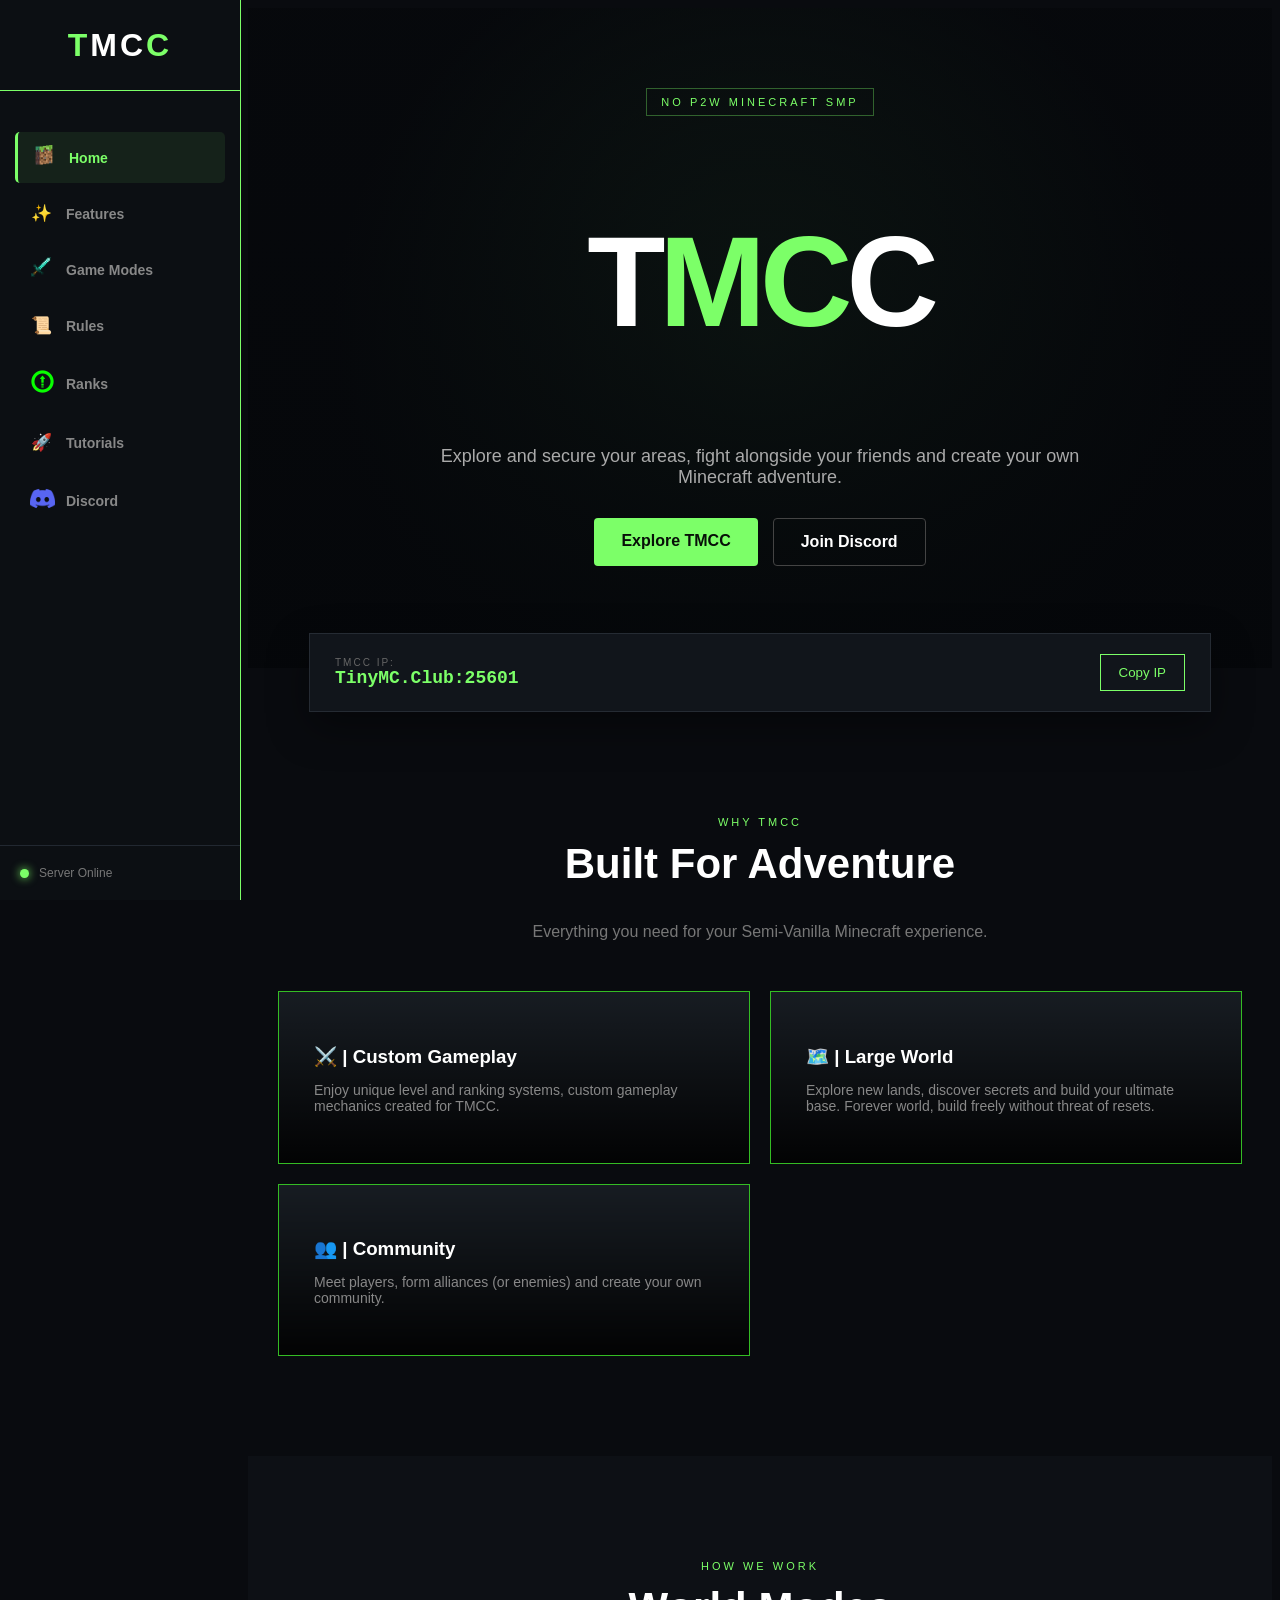
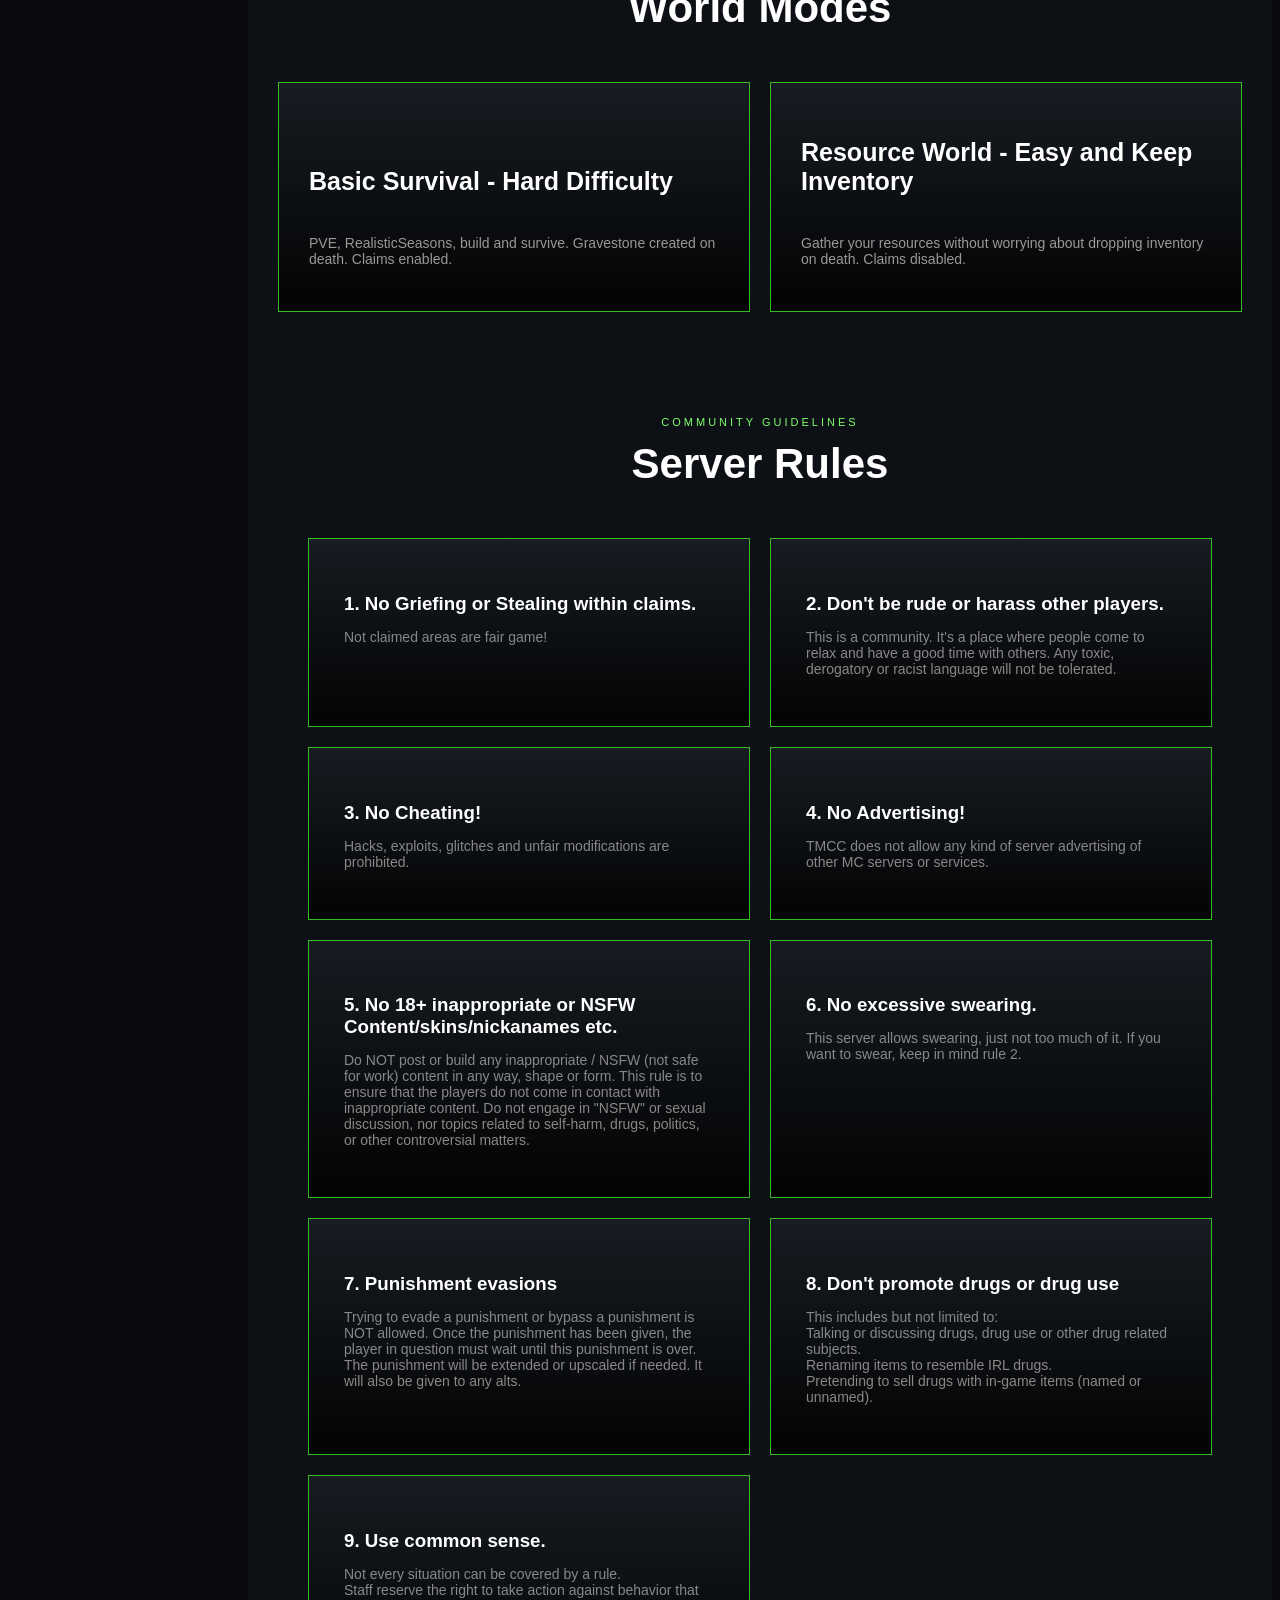
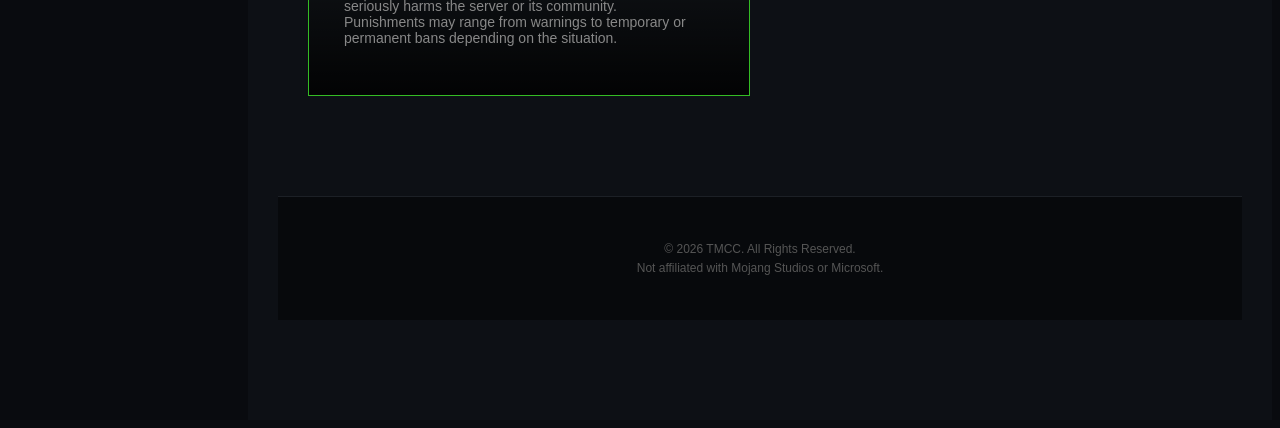
<file: index.html>
<!DOCTYPE html>
<html lang="en">
<head>
<meta charset="UTF-8">
<meta name="viewport" content="width=device-width, initial-scale=1.0">

<title>TMCC | Minecraft Server</title>
<!-- This line links your CSS file -->
<link rel="stylesheet" href="css/style.css">
</head>

<body>


<!-- =========================
     LEFT SIDEBAR
========================= -->

<aside class="sidebar">

    <div class="logo">
        T<span>MC</span>C
    </div>

    <ul class="sidebar-menu">

        <li>
            <a href="#home" class="active">
                <span class="nav-icon"><img src="gif/minecraft.gif" alt="GrassBlock" width="20" height="20"></span>
                <span>Home</span>
            </a>
        </li>

        <li>
            <a href="#features">
                <span class="nav-icon">✨</span>
                <span>Features</span>
            </a>
        </li>

        <li>
            <a href="#modes">
                <span class="nav-icon"><img src="images/sword.png" alt="sword" width="20" height="20"></span>
                <span>Game Modes</span>
            </a>
        </li>
		
		<li>
            <a href="#rules">
                <span class="nav-icon">📜</span>
                <span>Rules</span>
            </a>
        </li>

        <li>
            <a href="pages/ranks.html">
                <span class="nav-icon"><img src="images/level.png" alt="level" width="25" height="25"></span>
                <span>Ranks</span>
            </a>
        </li>

		<li>
            <a href="pages/tutorials.html">
                <span class="nav-icon">🚀</span>
                <span>Tutorials</span>
            </a>
        </li>


        <li>
            <a href="https://discord.gg/UbTmvkNe7e">
                <span class="nav-icon"><img src="images/discord.png" alt="discord" width="25" height="25"></span>
                <span>Discord</span>
            </a>
        </li>

    </ul>


    <div class="sidebar-bottom">

        <div class="server-status">

            <div class="status-dot"></div>

            <span>
                Server Online
            </span>

        </div>

    </div>

</aside>


<!-- =========================
     MAIN
========================= -->

<main class="main">


<!-- HERO -->

<section class="hero" id="home">

    <div class="hero-content">

        <div class="hero-tag">
            No P2W Minecraft SMP
        </div>

        <h1>
            T<span>MC</span>C
        </h1>

        <p>
            Explore and secure your areas,
            fight alongside your friends and create your
            own Minecraft adventure.
        </p>

        <div class="hero-buttons">

            <a href="#features"
               class="button button-primary">
                Explore TMCC
            </a>

            <a href="https://discord.gg/UbTmvkNe7e"
               class="button button-secondary">
                Join Discord
            </a>

        </div>

    </div>

</section>


<!-- SERVER IP -->

<div class="server-bar">

    <div class="server-info">

        <small>
            TMCC IP:
        </small>

        <div class="server-ip" id="serverIP">
            TinyMC.Club:25601
        </div>

    </div>

    <button class="copy-button"
            onclick="copyIP()">
        Copy IP
    </button>

</div>


<!-- FEATURES -->

<section id="features">

<div class="container">

    <div class="section-header">

        <small>
            Why TMCC
        </small>

        <h2>
            Built For Adventure
        </h2>

        <p>
            Everything you need for your
            Semi-Vanilla Minecraft experience.
        </p>

    </div>


    <div class="features">

        <div class="feature">

            <h3>
               ⚔️ | Custom Gameplay
            </h3>

            <p>
                Enjoy unique level and ranking systems, custom 
				gameplay mechanics created for TMCC.
            </p>

        </div>


        <div class="feature">

            <h3>
               🗺️ | Large World
            </h3>

            <p>
                Explore new lands, discover secrets
                and build your ultimate base. Forever
				world, build freely without threat of resets.
            </p>

        </div>


        <div class="feature">
			
            <h3>
              👥 | Community
            </h3>

            <p>
                Meet players, form alliances (or enemies) and
                create your own community.
            </p>

        </div>

    </div>

</div>

</section>


<!-- GAME MODES -->

<section class="dark-section"
         id="modes">

<div class="container">

    <div class="section-header">

        <small>
            How we work
        </small>

        <h2>
            World Modes
        </h2>

    </div>


    <div class="modes">

        <div class="mode">

            <h3>
                Basic Survival - Hard Difficulty
            </h3>

            <p>
                PVE, RealisticSeasons, build and survive. Gravestone
				created on death. Claims enabled.
            </p>

        </div>


        <div class="mode">

            <h3>
                Resource World - Easy and Keep Inventory
            </h3>

            <p>
                Gather your resources without worrying about 
				dropping inventory on death. Claims disabled.
            </p>

        </div>

    </div>

</div>


<!-- RULES -->

<section class="dark-section"
         id="rules">

<div class="container">

    <div class="section-header">

        <small>
            Community Guidelines
        </small>

        <h2>
            Server Rules
        </h2>

    </div>


    <div class="features">

        <div class="feature">

            <h3>
               1. No Griefing or Stealing within claims.
            </h3>

            <p>
                Not claimed areas are fair game!
            </p>

        </div>


        <div class="feature">

            <h3>
                2. Don't be rude or harass other players.
            </h3>

            <p>
                 This is a community. It's a place where people come to relax and have a good time with others.
				 Any toxic, derogatory or racist language will not be tolerated.

            </p>

        </div>


        <div class="feature">

            <h3>
                3. No Cheating!
            </h3>

            <p>
                Hacks, exploits, glitches and unfair modifications
                are prohibited.
            </p>

        </div>


		<div class="feature">

            <h3>
                4. No Advertising!
            </h3>

            <p>
                TMCC does not allow any kind of server 
				advertising of other MC servers or services.

            </p>

        </div>
		
		<div class="feature">

            <h3>
                5. No 18+ inappropriate or NSFW Content/skins/nickanames etc.
            </h3>

            <p>
                Do NOT post or build any inappropriate / NSFW (not safe for work) content in any way, shape or form. 
				This rule is to ensure that the players do not come in contact with inappropriate content. 
				Do not engage in "NSFW" or sexual discussion, nor topics related to self-harm, drugs, politics, or other controversial matters.

            </p>

        </div>
		
		<div class="feature">

            <h3>
                6. No excessive swearing.
            </h3>

            <p>
                This server allows swearing, just not too much of it. 
				If you want to swear, keep in mind rule 2.
            </p>

        </div>
		
		<div class="feature">

            <h3>
                7. Punishment evasions
            </h3>

            <p>
                Trying to evade a punishment or bypass a punishment is NOT allowed. 
				Once the punishment has been given, the player in question must wait until this punishment is over.  
				The punishment will be extended or upscaled if needed. It will also be given to any alts.
            </p>

        </div>
		
		<div class="feature">

            <h3>
                8. Don't promote drugs or drug use
            </h3>

            <p>
                This includes but not limited to:
				<br>Talking or discussing drugs, drug use or other drug related subjects.
				<br>Renaming items to resemble IRL drugs.
				<br>Pretending to sell drugs with in-game items (named or unnamed).

            </p>

        </div>
		
		<div class="feature">

            <h3>
                9. Use common sense.
            </h3>

            <p>
                Not every situation can be covered by a rule.
				<br> Staff reserve the right to take action against behavior that seriously harms the server or its community. 
				<br>Punishments may range from warnings to temporary or permanent bans depending on the situation.
            </p>

        </div>
		
    </div>

</div>

</section>


<!-- FOOTER -->

<footer>

    <p>
        © 2026 TMCC. All Rights Reserved.
    </p>

    <p>
        Not affiliated with Mojang Studios or Microsoft.
    </p>

</footer>

</main>


<script>

function copyIP() {

    const ip =
        document.getElementById("serverIP").innerText;

    navigator.clipboard.writeText(ip);

    const button =
        document.querySelector(".copy-button");

    button.innerText = "Copied!";

    setTimeout(function() {

        button.innerText = "Copy IP";

    }, 2000);

}


/* Highlight current navigation item */

const sections =
    document.querySelectorAll("section");

const navLinks =
    document.querySelectorAll(".sidebar-menu a");

window.addEventListener("scroll", () => {

    let current = "";

    sections.forEach(section => {

        const sectionTop =
            section.offsetTop;

        if (pageYOffset >= sectionTop - 200) {

            current =
                section.getAttribute("id");

        }

    });

    navLinks.forEach(link => {

        link.classList.remove("active");

        if (
            link.getAttribute("href") ===
            "#" + current
        ) {

            link.classList.add("active");

        }

    });

});

</script>

</body>
</html>
</file>
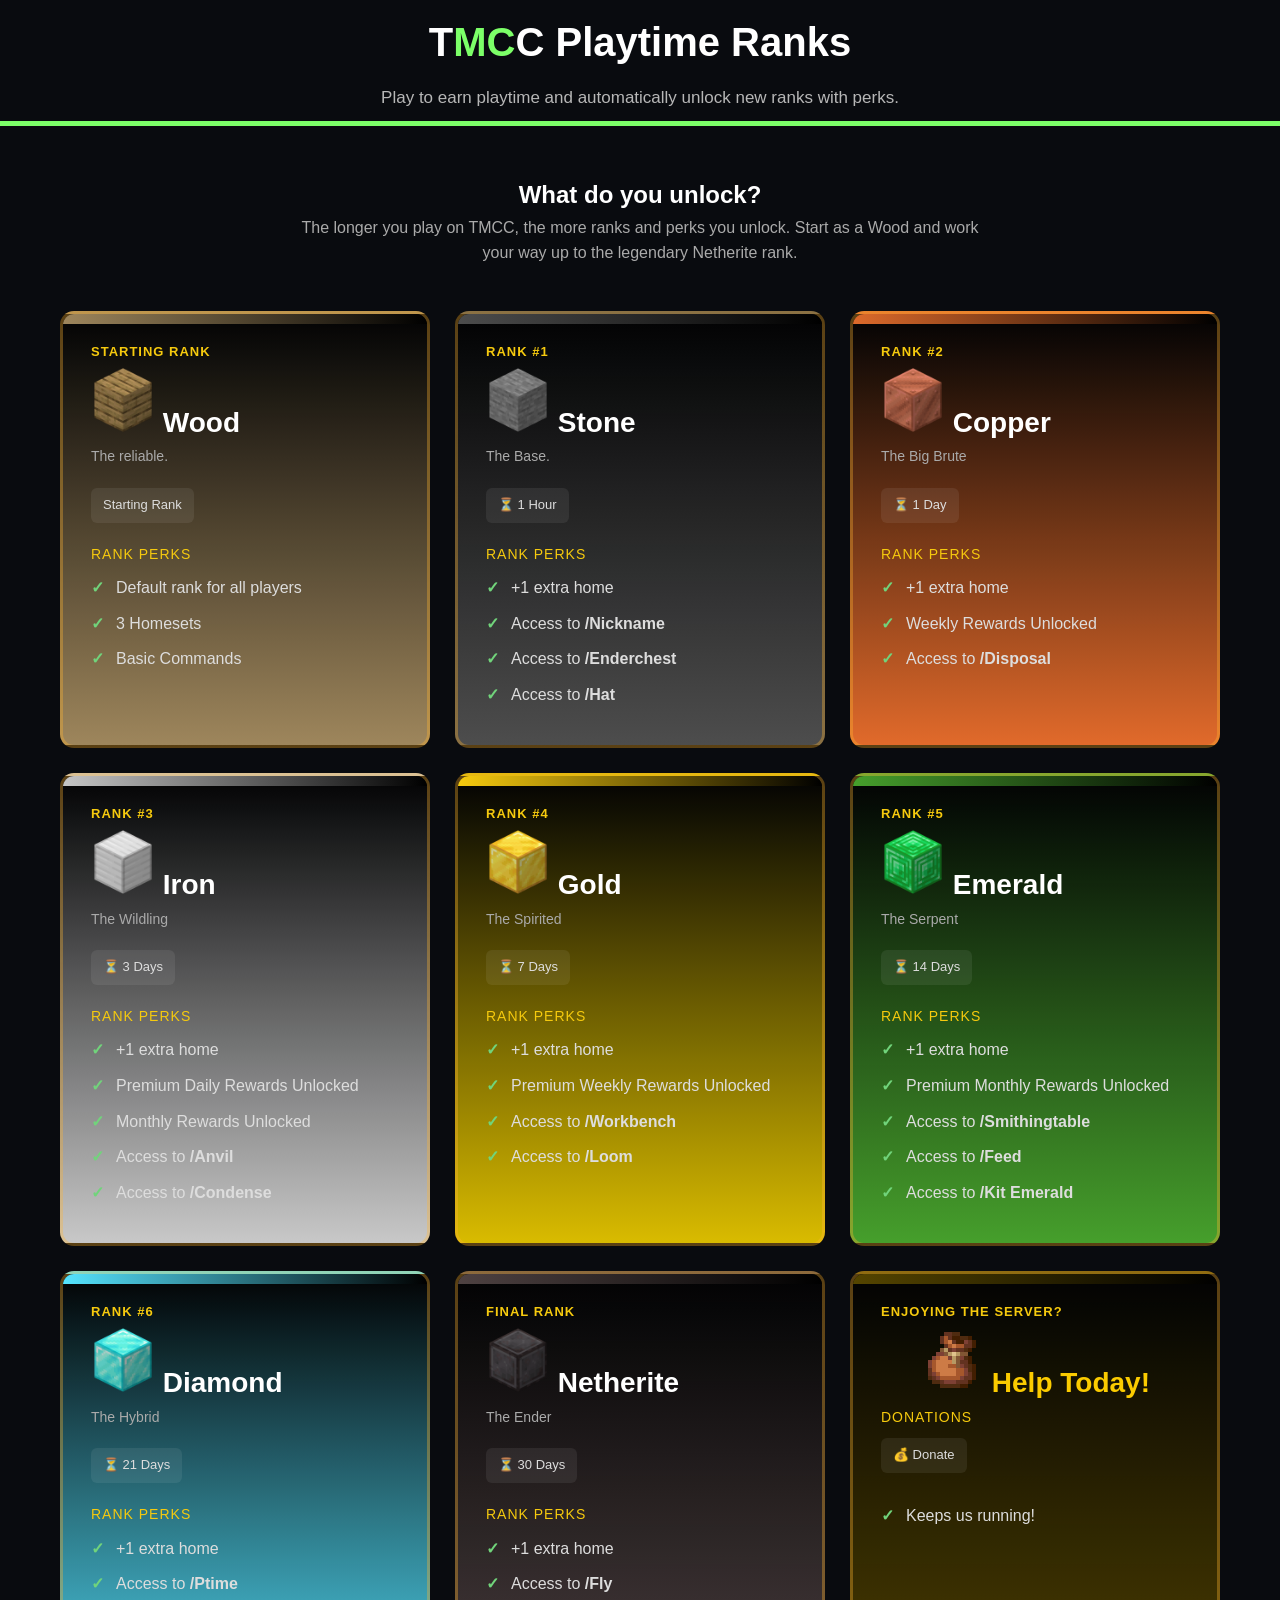
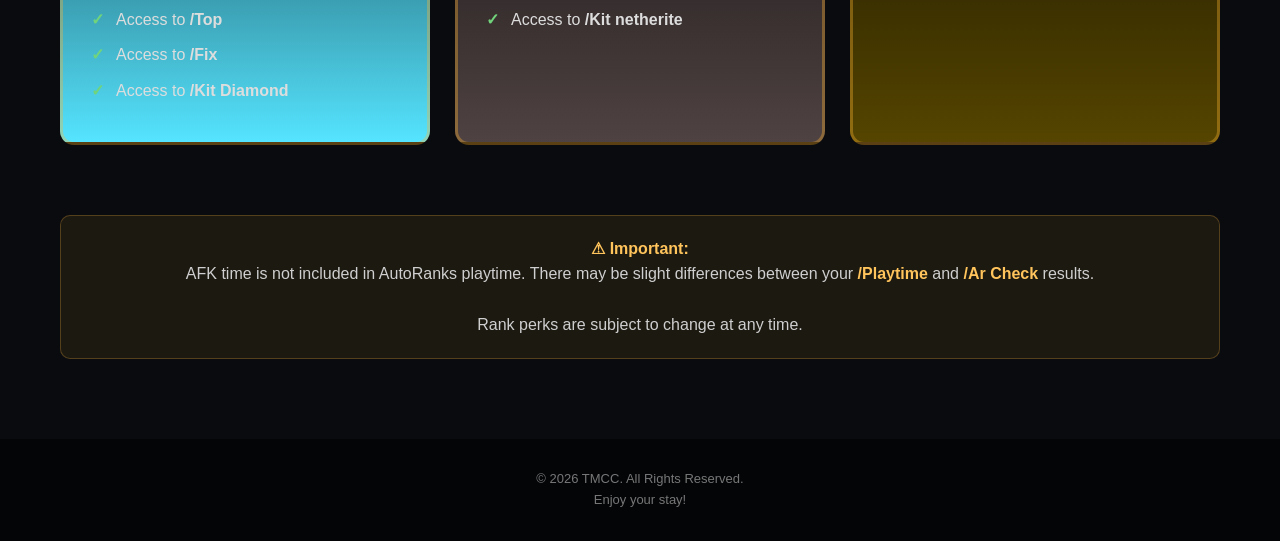
<file: pages/ranks.html>
<!DOCTYPE html>
<html lang="en">
<head>
    <meta charset="UTF-8">
    <meta name="viewport" content="width=device-width, initial-scale=1.0">

    <title>TMCC | Ranks</title>

    <style>
        * {
            box-sizing: border-box;
            margin: 0;
            padding: 0;
        }

        body {
            font-family: Arial, Helvetica, sans-serif;
            background: #090b0f;
            background-size: cover;
            background-attachment: fixed;
            color: #ffffff;
            line-height: 1.6;
        }
		

        /* HEADER */

        header {
            text-align: center;
			font-size: 20px; 
            padding: 10px 20px;
            background: #090b0f;
            border-bottom: 5px solid #7cff68;
        }

        .logo {
            font-size: 42px;
            font-weight: 900;
            letter-spacing: 2px;
            color: #ffffff;
        }

        .subtitle {
            margin-top: 10px;
            color: #b7b7b7;
            font-size: 17px;
        }

        .progress {
            margin-top: 15px;
            color: #9d9d9d;
            font-size: 14px;
        }
		
		img {
			height: 300px
			width: 100%;
			object-fit: cover;
		}
		
        /* MAIN */

        .container {
            max-width: 1200px;
            margin: auto;
            padding: 50px 20px 80px;
        }

        .intro {
            text-align: center;
            margin-bottom: 45px;
        }

        .intro h1 {
            font-size: 34px;
            margin-bottom: 10px;
        }

        .intro p {
            color: #aaa;
            max-width: 700px;
            margin: auto;
        }

        /* RANK GRID */

        .ranks {
            display: grid;
            grid-template-columns: repeat(auto-fit, minmax(300px, 1fr));
            gap: 25px;
        }

        .rank {
            position: relative;
            background: rgba(22, 22, 28, 0.94);
            border: 3px solid #F6CA0E;
            border-radius: 14px;
            padding: 28px;
            transition: 0.25s ease;
            overflow: hidden;
        }

        .rank:hover {
            transform: translateY(-6px);
            border-color: #F6CA0E;
            box-shadow: 0 5px 30px rgba(246,202,14,1.0);
        }

        .rank::before {
            content: "";
            position: absolute;
            top: 0;
            left: 0;
            width: 100%;
            height: 10px;
            background: #777;
        }

        .rank-number {
            color: #F6CA0E;
            font-size: 13px;
            font-weight: bold;
            text-transform: uppercase;
            letter-spacing: 1px;
        }

        .rank h2 {
            font-size: 28px;
            margin-top: 5px;
        }

        .rank-name {
            color: #aaa;
            font-size: 14px;
            margin-bottom: 20px;
        }

        .time {
            display: inline-block;
            padding: 7px 12px;
            background: rgba(255,255,255,0.07);
            border-radius: 6px;
            color: #ddd;
            font-size: 13px;
            margin-bottom: 20px;
        }

        .perks-title {
            font-size: 14px;
            text-transform: uppercase;
            letter-spacing: 1px;
            color: #F6CA0E;
            margin-bottom: 10px;
        }
		
		.nav-icon {
            width: 20px;
            text-align: center;
        }

        ul {
            list-style: none;
        }

        li {
            position: relative;
            padding-left: 25px;
            margin: 10px 0;
            color: #ddd;
        }

        li::before {
            content: "✓";
            position: absolute;
            left: 0;
            color: #71d47b;
            font-weight: bold;
        }
		
		.gradient-text {
        background: linear-gradient(90deg, #fff, #F6CA0E, #8b5cf6);
        -webkit-background-clip: text;
        background-clip: text;
        color: transparent;
		}
		
		/* Apply the custom cursor to the entire webpage */
        html, body {
            cursor: url('../images/hand.png'), auto;
        }
		
		/* Optional: Use a different custom cursor when hovering over links or buttons */
		a, button {
		    cursor: url('../images/arrow.png'), pointer;
        }

        /* SPECIAL RANKS */
		
		.wood {
		  border-color: rgba(255, 180, 50, 0.35);
            background: linear-gradient(
                rgba(0, 0, 0, 0.77),
                rgba(158, 134, 92, 1.00)
            );
		}
		
		.wood::before {
            background: linear-gradient(90deg, #9E865C, black);
        }
		
		.stone {
		  border-color: rgba(255, 180, 50, 0.35);
          background: linear-gradient(
                rgba(0, 0, 0, 0.77),
                rgba(77, 77, 77, 1.00)
            );
		}
		
		.stone::before {
            background: linear-gradient(90deg, #4D4D4D, black);
        }
		
		.copper {
		  border-color: rgba(255, 180, 50, 0.35);
          background: linear-gradient(
                rgba(0, 0, 0, 0.77),
                rgba(225, 106, 43, 1.00)
            );
		}
		
		.copper::before {
            background: linear-gradient(90deg, #dd6a2b, black);
        }
		
		.iron {
		  border-color: rgba(255, 180, 50, 0.35);
          background: linear-gradient(
                rgba(0, 0, 0, 0.77),
                rgba(200, 200, 200, 1.00)
            );
		}
		
		.iron::before {
            background: linear-gradient(90deg, #C5C5C5, black);
        }

		.gold {
		  border-color: rgba(255, 180, 50, 0.35);
          background: linear-gradient(
                rgba(0, 0, 0, 0.77),
                rgba(217, 187, 0, 1.00)
            );
		}
		
        .gold::before {
            background: linear-gradient(90deg, #F6CA0E, black);
        }

		.emerald {
		  border-color: rgba(255, 180, 50, 0.35);
          background: linear-gradient(
                rgba(0, 0, 0, 0.77),
                rgba(70, 159, 44, 1.00)
            );
		}
		
        .emerald::before {
            background: linear-gradient(90deg, #469F2C, black);
        }
		
        .diamond {
			border-color: rgba(255, 180, 50, 0.35);
            background: linear-gradient(
                rgba(0, 0, 0, 0.77),
                rgba(85, 228, 255, 1.00)
            );
		}
			
        .diamond::before {
			background: linear-gradient(90deg, #55E4FF, black);
            
        }

        .netherite {
            border-color: rgba(255, 180, 50, 0.35);
            background: linear-gradient(
                rgba(0, 0, 0, 0.77),
                rgba(79, 66, 66, 1.00)
            );
        }

        .netherite::before {
            background: linear-gradient(90deg, #4F4242, black);
        }
		
		.mimic {
            border-color: rgba(255, 180, 50, 0.35);
            background: linear-gradient(
                rgba(0, 0, 0, 0.77),
                rgba(85, 69, 0, 1.00)
            );
        }

        .mimic::before {
            background: linear-gradient(90deg, #554500, black);
        }


        /* IMPORTANT NOTICE */

        .notice {
            margin-top: 45px;
            padding: 20px 25px;
            background: rgba(255, 185, 60, 0.08);
            border: 1px solid rgba(255, 185, 60, 0.25);
            border-radius: 10px;
            color: #cfcfcf;
        }

        .notice strong {
            color: #ffc45b;
        }

        /* FOOTER */

        footer {
            text-align: center;
            padding: 30px 20px;
            background: rgba(0,0,0,0.5);
            color: #777;
            font-size: 13px;
        }

        /* MOBILE */

        @media (max-width: 600px) {

            header {
                padding: 50px 15px 40px;
            }

            .logo {
                font-size: 32px;
            }

            .intro h1 {
                font-size: 28px;
            }

            .rank {
                padding: 23px;
            }
        }
    </style>
</head>

<body>

<header>

    <h1>T<a href="../index.html" style="color: #7cff68; text-decoration: none;">MC</a>C Playtime Ranks</a></h1>

    <div class="subtitle">
        Play to earn playtime and automatically unlock new ranks with perks.
    </div>
</header>


<main class="container">

    <div class="intro">

        <h2>What do you unlock?</h2>

        <p>
            The longer you play on TMCC, the more ranks and perks you unlock.
            Start as a Wood and work your way up to the legendary Netherite rank.
        </p>

    </div>


    <section class="ranks">


        <!-- WOOD -->

        <div class="rank wood">

            <div class="rank-number">
                Starting Rank
            </div>

            <h2><span class="nav-icon"><img src="../images/wood.png" alt="wood" width="64" height="64">  Wood</h2>

            <div class="rank-name">
                The reliable.
            </div>

            <div class="time">
                Starting Rank
            </div>

            <div class="perks-title">
                Rank Perks
            </div>

            <ul>
                <li>Default rank for all players</li>
                <li>3 Homesets</li>
				<li>Basic Commands
            </ul>

        </div>


        <!-- STONE -->

        <div class="rank stone">

            <div class="rank-number">
                Rank #1
            </div>

            <h2><span class="nav-icon"><img src="../images/stone.png" alt="stone" width="64" height="64">  Stone</h2>

            <div class="rank-name">
                The Base.
            </div>

            <div class="time">
                ⏳ 1 Hour
            </div>

            <div class="perks-title">
                Rank Perks
            </div>

            <ul>
                <li>+1 extra home</li>
                <li>Access to <strong>/Nickname</strong></li>
				<li>Access to <strong>/Enderchest</strong></li>
				<li>Access to <strong>/Hat</strong></li>
            </ul>

        </div>


        <!-- COPPER -->

        <div class="rank copper">

            <div class="rank-number">
                Rank #2
            </div>

            <h2><span class="nav-icon"><img src="../images/copper.png" alt="copper" width="64" height="64"> Copper</h2>

            <div class="rank-name">
                The Big Brute
            </div>

            <div class="time">
                ⏳ 1 Day
            </div>

            <div class="perks-title">
                Rank Perks
            </div>

            <ul>
                <li>+1 extra home</li>
                <li>Weekly Rewards Unlocked</li>
                <li>Access to <strong>/Disposal</strong></li>
            </ul>

        </div>


        <!-- IRON -->

        <div class="rank iron">

            <div class="rank-number">
                Rank #3
            </div>

            <h2><span class="nav-icon"><img src="../images/iron.png" alt="iron" width="64" height="64"> Iron</h2>

            <div class="rank-name">
                The Wildling
            </div>

            <div class="time">
                ⏳ 3 Days
            </div>

            <div class="perks-title">
                Rank Perks
            </div>

            <ul>
                <li>+1 extra home</li>
                <li>Premium Daily Rewards Unlocked</li>
				<li>Monthly Rewards Unlocked</li>
                <li>Access to <strong>/Anvil</strong></li>
                <li>Access to <strong>/Condense</strong></li>
            </ul>

        </div>


        <!-- GOLD -->

        <div class="rank gold">

            <div class="rank-number">
                Rank #4
            </div>

            <h2><span class="nav-icon"><img src="../images/gold.png" alt="gold" width="64" height="64"> Gold</h2>

            <div class="rank-name">
                The Spirited
            </div>

            <div class="time">
                ⏳ 7 Days
            </div>

            <div class="perks-title">
                Rank Perks
            </div>

            <ul>
                <li>+1 extra home</li>
                <li>Premium Weekly Rewards Unlocked</strong></li>
				<li>Access to <strong>/Workbench</strong></li>
                <li>Access to <strong>/Loom</strong></li>
            </ul>

        </div>


        <!-- EMERALD -->

        <div class="rank emerald">

            <div class="rank-number">
                Rank #5
            </div>

            <h2><span class="nav-icon"><img src="../images/emerald.png" alt="emerald" width="64" height="64"> Emerald</h2>

            <div class="rank-name">
                The Serpent
            </div>

            <div class="time">
                ⏳ 14 Days
            </div>

            <div class="perks-title">
                Rank Perks
            </div>

            <ul>
                <li>+1 extra home</li>
                <li>Premium Monthly Rewards Unlocked</li>
                <li>Access to <strong>/Smithingtable</strong></li>
                <li>Access to <strong>/Feed</strong></li>
                <li>Access to <strong>/Kit Emerald</strong></li>
            </ul>

        </div>


        <!-- DIAMOND -->

        <div class="rank diamond">

            <div class="rank-number">
                Rank #6
            </div>

            <h2><span class="nav-icon"><img src="../images/diamond.png" alt="diamond" width="64" height="64"> Diamond</h2>

            <div class="rank-name">
                The Hybrid
            </div>

            <div class="time">
                ⏳ 21 Days
            </div>

            <div class="perks-title">
                Rank Perks
            </div>

            <ul>
                <li>+1 extra home</li>
                <li>Access to <strong>/Ptime</strong></li>
                <li>Access to <strong>/Top</strong></li>
                <li>Access to <strong>/Fix</strong></li>
                <li>Access to <strong>/Kit Diamond</strong></li>
            </ul>

        </div>


        <!-- NETHERITE-->

        <div class="rank netherite">

            <div class="rank-number">
                Final Rank
            </div>

            <h2><span class="nav-icon"><img src="../images/netherite.png" alt="netherite" width="64" height="64"> Netherite</h2>

            <div class="rank-name">
                The Ender
            </div>

            <div class="time">
                ⏳ 30 Days
            </div>

            <div class="perks-title">
                Rank Perks
            </div>

            <ul>
                <li>+1 extra home</li>
                <li>Access to <strong>/Fly</strong></li>
                <li>Access to <strong>/Kit netherite</strong></li>
            </ul>

        </div>
		
		<!-- DONATE -->
		
		<div class="rank mimic">
		
		    <div class="rank-number">
                Enjoying the server?
            </div>

            <h2 style="color: #FBCB00;"><center><span class="nav-icon"><img src="../images/bundle.png" alt="netherite" width="64" height="64"> Help Today!</h2>
            <a class="card" href="https://www.paypal.com/paypalme/mrswiccan" style="color: white; text-decoration: none;">
            <div class="perks-title">
                Donations
            </div>

            <div class="time">
                💰 Donate
            </div>

            <ul>
                <li>Keeps us running!</li>
              
            </ul>

        </div> 


    </section>


    <div class="notice">

        <strong><center>⚠ Important:</strong>

        <br>AFK time is not included in AutoRanks playtime.
        There may be slight differences between your
        <strong>/Playtime</strong> and <strong>/Ar Check</strong> results.

        <br><br>

        <center>Rank perks are subject to change at any time.

    </div>

</main>


<footer>

    © 2026 TMCC. All Rights Reserved.
    <br>
    Enjoy your stay!

</footer>

</body>
</html>
</file>
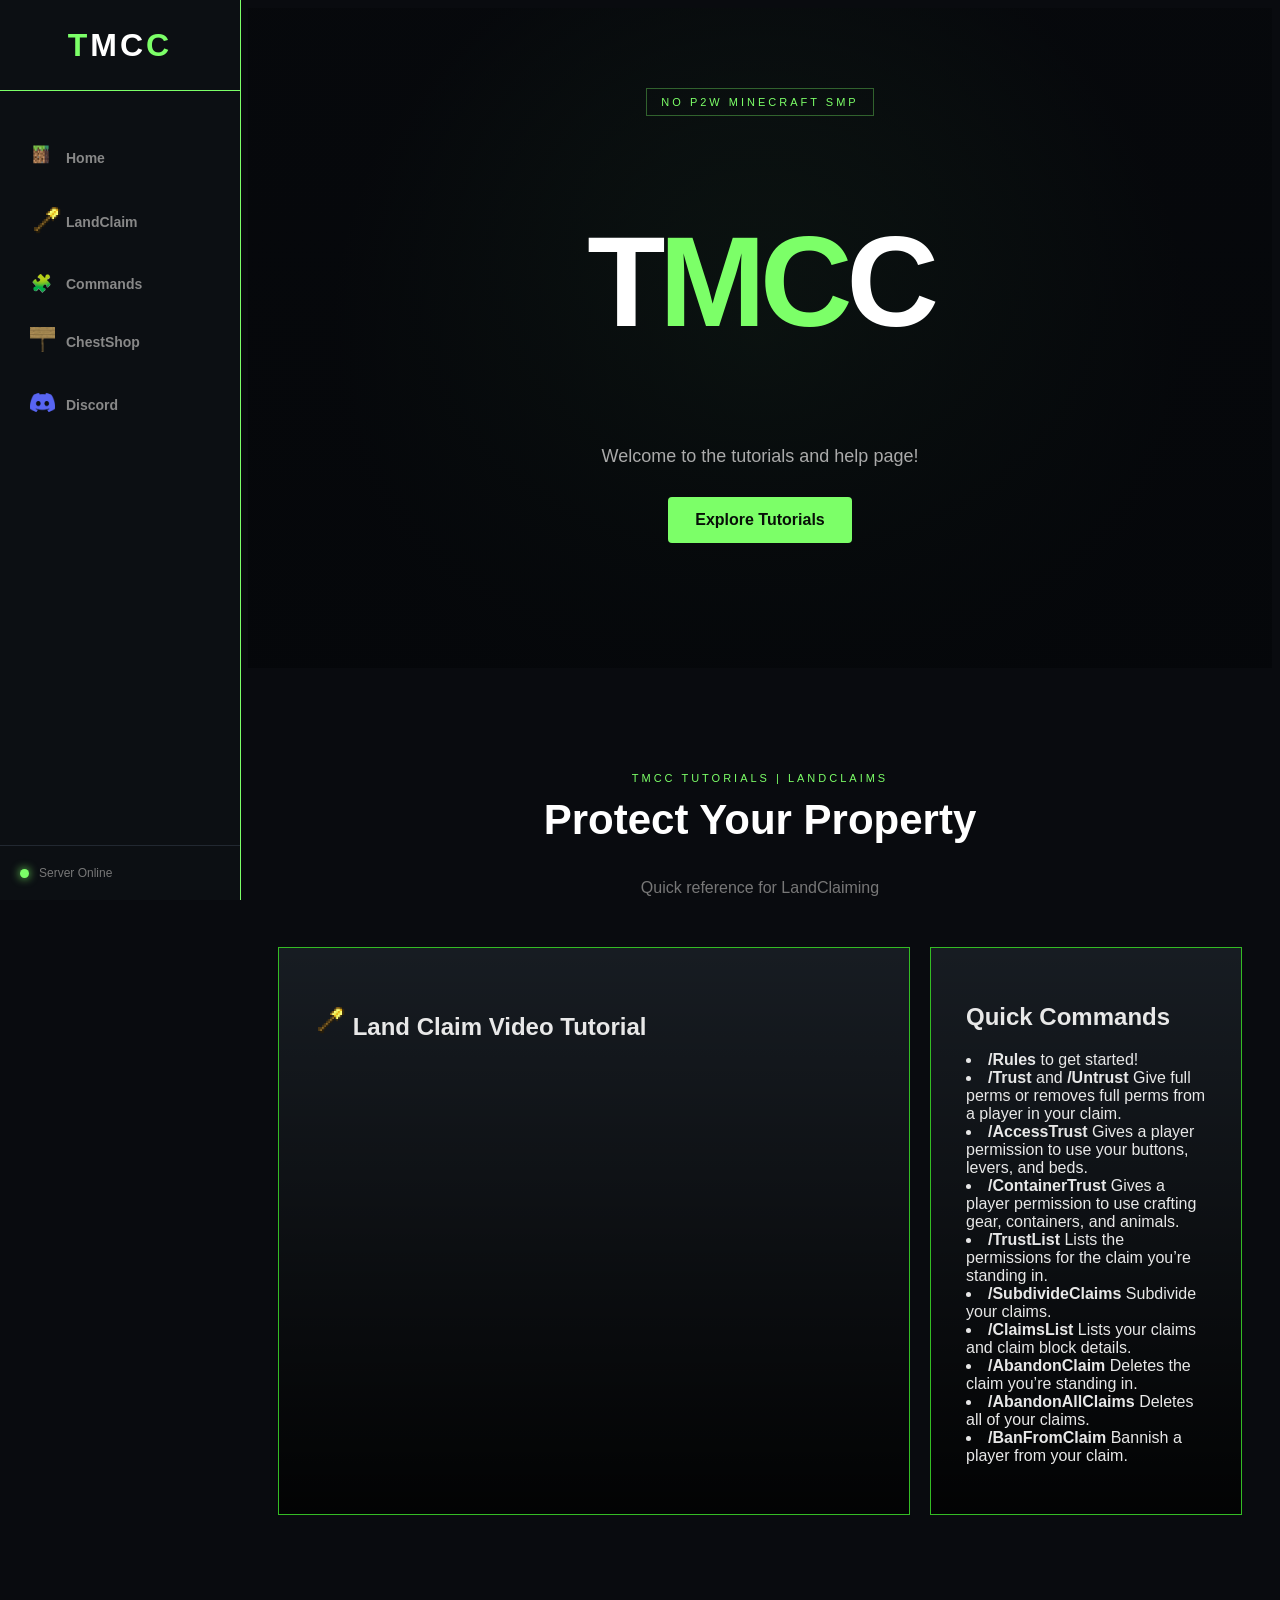
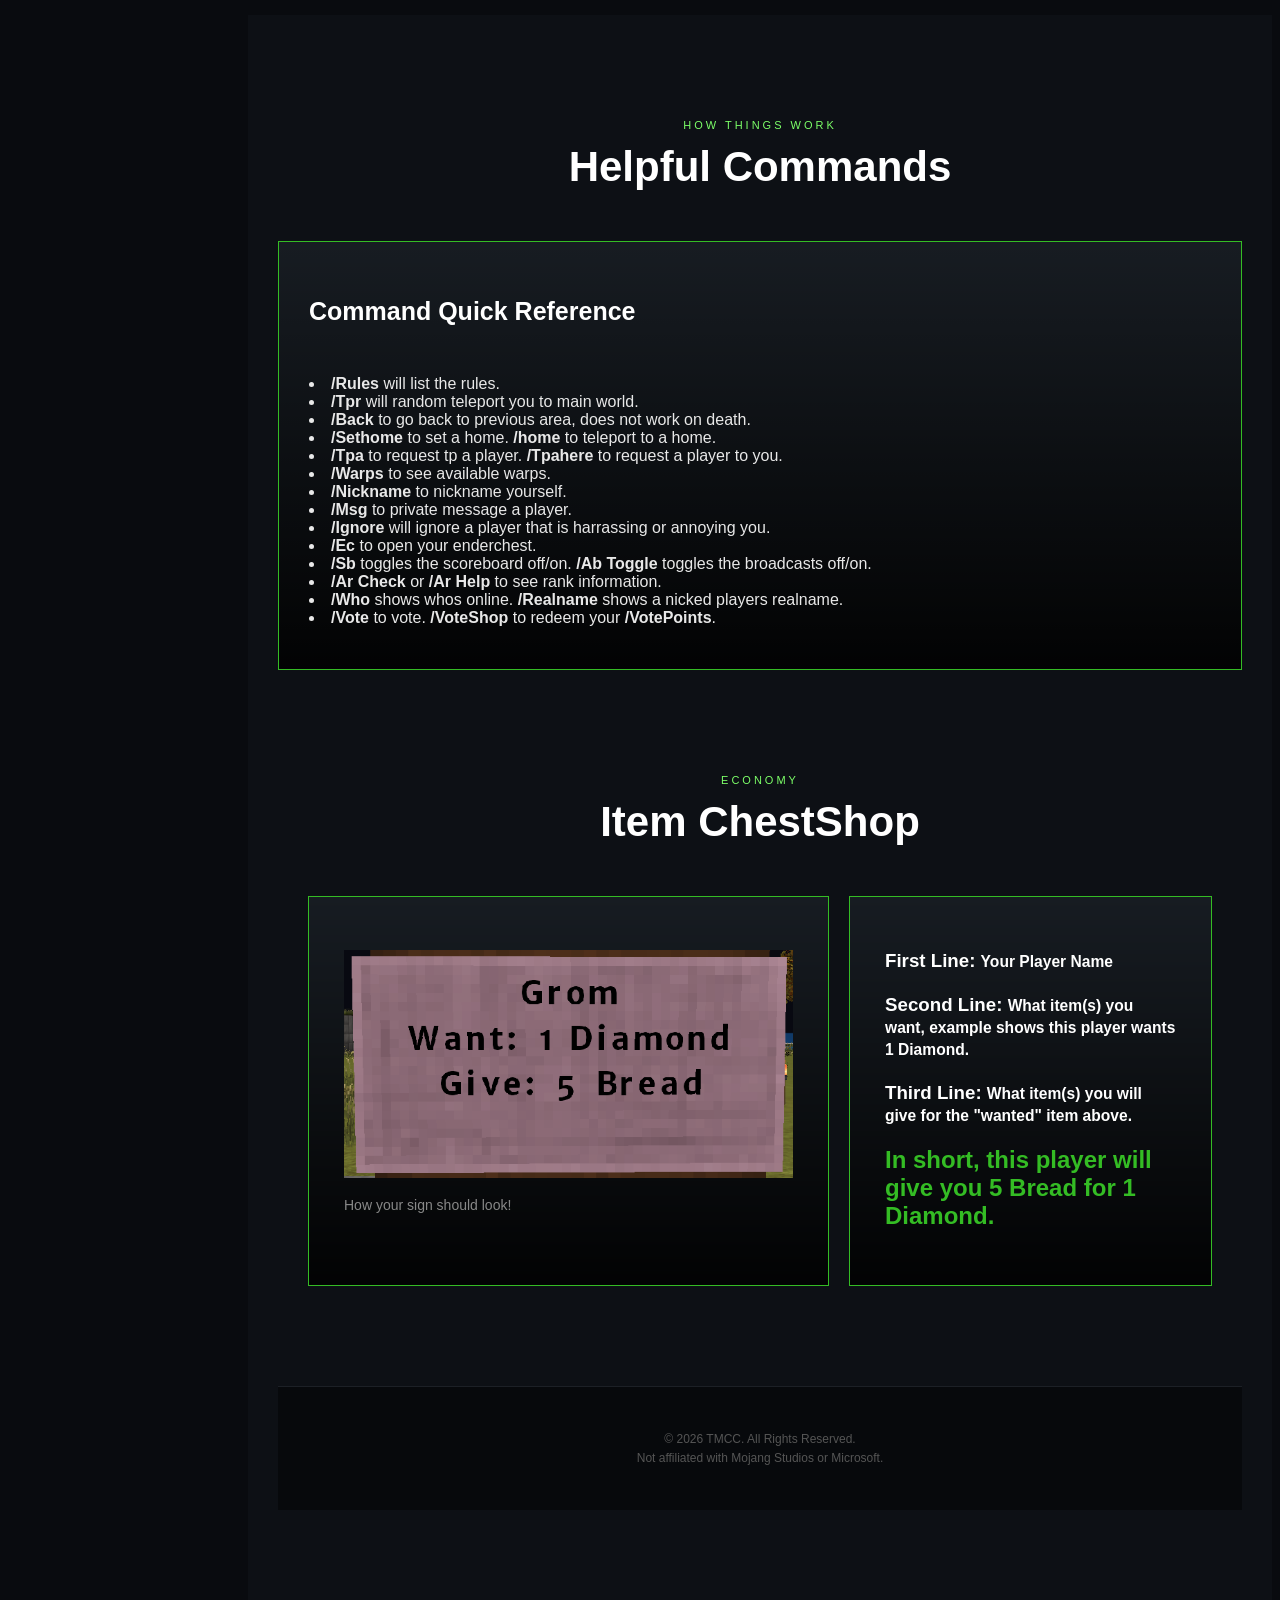
<file: pages/tutorials.html>
<!DOCTYPE html>
<html lang="en">
<head>
<meta charset="UTF-8">
<meta name="viewport" content="width=device-width, initial-scale=1.0">

<title>TMCC | Tutorials</title>
<!-- This line links your CSS file -->
<link rel="stylesheet" href="../css/style.css">
<style>
/* =========================
   GAME MODES
========================= */

.dark-section {
    background: #0d1015;
}

.modes {
		display: grid;

		grid-template-columns:
			repeat(1, 1fr);

			gap: 0px;
	}

.mode {
		min-height: 200px;

		padding: 30px;

		display: flex;

		flex-direction: column;

		justify-content: flex-start;

		background:
        linear-gradient(
            transparent,
            rgba(0,0,0,0.9)
        ),
        #171c22;

		border: 1px solid #34BC24;

	}

.mode h3 {
		color: white;

		font-size: 25px;
	}

.mode p {
		color: #999;
		font-weight: bold !important;
		font-size: 12px;
	}
	

</style>
</head>

<body>


<!-- =========================
     LEFT SIDEBAR
========================= -->

<aside class="sidebar">

    <div class="logo">
        T<span>MC</span>C
    </div>

    <ul class="sidebar-menu">

        <li>
            <a href="../index.html" class="active">
                <span class="nav-icon"><img src="../gif/minecraft.gif" alt="GrassBlock" width="20" height="20"></span>
                <span>Home</span>
            </a>
        </li>

        <li>
            <a href="#features">
                <span class="nav-icon"><img src="../images/shovel.png" alt="shovel" width="32" height="32"></span>
                <span>LandClaim</span>
            </a>
        </li>

        <li>
            <a href="#modes">
                <span class="nav-icon">🧩</span>
                <span>Commands</span>
            </a>
        </li>
		
		<li>
            <a href="#rules">
                <span class="nav-icon"><img src="../images/sign.png" alt="sign" width="25" height="25"></span>
                <span>ChestShop</span>
            </a>
        </li>

        <li>
            <a href="https://discord.gg/UbTmvkNe7e">
                <span class="nav-icon"><img src="../images/discord.png" alt="discord" width="25" height="25"></span>
                <span>Discord</span>
            </a>
        </li>

    </ul>


    <div class="sidebar-bottom">

        <div class="server-status">

            <div class="status-dot"></div>

            <span>
                Server Online
            </span>

        </div>

    </div>

</aside>


<!-- =========================
     MAIN
========================= -->

<main class="main">


<!-- HERO -->

<section class="hero" id="home">

    <div class="hero-content">

        <div class="hero-tag">
            No P2W Minecraft SMP
        </div>

        <h1>
            T<span>MC</span>C
        </h1>

        <p>
            Welcome to the tutorials and help page!
        </p>

        <div class="hero-buttons">

            <a href="#features"
               class="button button-primary">
                Explore Tutorials
            </a>

        </div>
		

    </div>

</section>


<!-- FEATURES -->

<section id="features">

<div class="container">

    <div class="section-header">

        <small>
            TMCC Tutorials | LandClaims
        </small>

        <h2>
            Protect Your Property
        </h2>

        <p>
            Quick reference for LandClaiming
        </p>

    </div>


    <div class="features">

        <div class="feature">

            <h2>
              <img src="../images/shovel.png" alt="shovel" width="32" height="32"> Land Claim Video Tutorial
            </h2>

            <p>
                <div class="video-container">
				<iframe width="560" height="315" src="https://www.youtube.com/embed/d6h0NL8ub_M?si=_u8K4HK_KITHqANT" title="YouTube video player" frameborder="0" allow="autoplay; encrypted-media;" referrerpolicy="strict-origin-when-cross-origin" allowfullscreen></iframe> 
				</div>
            </p>

        </div>


        <div class="feature">

            <h2>
               Quick Commands
            </h2>

            <p>
                <li><b>/Rules</b> to get started!
				<li><b>/Trust</b> and <b>/Untrust</b> Give full perms or removes full perms from a player in your claim.
				<li><b>/AccessTrust</b> Gives a player permission to use your buttons, levers, and beds.
				<li><b>/ContainerTrust</b> Gives a player permission to use crafting gear, containers, and animals.
				<li><b>/TrustList</b> Lists the permissions for the claim you’re standing in.
				<li><b>/SubdivideClaims</b> Subdivide your claims.
				<li><b>/ClaimsList</b> Lists your claims and claim block details.
				<li><b>/AbandonClaim</b> Deletes the claim you’re standing in.
				<li><b>/AbandonAllClaims</b> Deletes all of your claims.
				<li><b>/BanFromClaim</b> Bannish a player from your claim.
				
            </p>

        </div>



    </div>

</div>

</section>


<!-- GAME MODES -->

<section class="dark-section"
         id="modes">

<div class="container">

    <div class="section-header">

        <small>
            How things work
        </small>

        <h2>
            Helpful Commands
        </h2>

    </div>


    <div class="modes">

        <div class="mode">

            <h3>
                Command Quick Reference
            </h3>

            <p>
                <li><b>/Rules</b> will list the rules.
				<li><b>/Tpr</b> will random teleport you to main world.
				<li><b>/Back</b> to go back to previous area, does not work on death.
				<li><b>/Sethome</b> to set a home. <b>/home</b> to teleport to a home.
				<li><b>/Tpa</b> to request tp a player. <b>/Tpahere</b> to request a player to you.
				<li><b>/Warps</b> to see available warps.
				<li><b>/Nickname</b> to nickname yourself.
				<li><b>/Msg</b> to private message a player.
				<li><b>/Ignore</b> will ignore a player that is harrassing or annoying you.
				<li><b>/Ec</b> to open your enderchest.
				<li><b>/Sb</b> toggles the scoreboard off/on. <b>/Ab Toggle</b> toggles the broadcasts off/on.
				<li><b>/Ar Check</b> or <b>/Ar Help</b> to see rank information.
				<li><b>/Who</b> shows whos online. <b>/Realname</b> shows a nicked players realname.
				<li><b>/Vote</b> to vote. <b>/VoteShop</b> to redeem your <b>/VotePoints</b>.
				
            </p>

        </div>


    </div>

</div>


<!-- RULES -->

<section class="dark-section"
         id="rules">

<div class="container">

    <div class="section-header">

        <small>
            Economy
        </small>

        <h2>
            Item ChestShop
        </h2>

    </div>


    <div class="features">

        <div class="feature">

            <h3>
               <img src="../images/shop.png" alt="shop" width="449" height="228">
            </h3>

            <p>
                How your sign should look!
            </p>

        </div>


        <div class="feature">

            <h3>
					First Line: <small>Your Player Name</small>
					<div>
				<br>Second Line: <small>What item(s) you want, example shows this player wants 1 Diamond.</small>
					<div>
				<br>Third Line: <small>What item(s) you will give for the "wanted" item above.</small>
					<div>
            </h3>

            <p>
                 <h2 style="color: #34BC24;">In short, this player will give you 5 Bread for 1 Diamond.</h2>

            </p>

        </div>

		
    </div>

</div>

</section>


<!-- FOOTER -->

<footer>

    <p>
        © 2026 TMCC. All Rights Reserved.
    </p>

    <p>
        Not affiliated with Mojang Studios or Microsoft.
    </p>

</footer>

</main>


<script>

function copyIP() {

    const ip =
        document.getElementById("serverIP").innerText;

    navigator.clipboard.writeText(ip);

    const button =
        document.querySelector(".copy-button");

    button.innerText = "Copied!";

    setTimeout(function() {

        button.innerText = "Copy IP";

    }, 2000);

}


/* Highlight current navigation item */

const sections =
    document.querySelectorAll("section");

const navLinks =
    document.querySelectorAll(".sidebar-menu a");

window.addEventListener("scroll", () => {

    let current = "";

    sections.forEach(section => {

        const sectionTop =
            section.offsetTop;

        if (pageYOffset >= sectionTop - 200) {

            current =
                section.getAttribute("id");

        }

    });

    navLinks.forEach(link => {

        link.classList.remove("active");

        if (
            link.getAttribute("href") ===
            "#" + current
        ) {

            link.classList.add("active");

        }

    });

});

</script>

</body>
</html>
</file>
<file: css/style.css>
<style>

* {
    margin: 0;
    padding: 0;
    box-sizing: border-box;
}

html {
    scroll-behavior: smooth;
}

body {
    font-family: Arial, Helvetica, sans-serif;
    background: #090b0f;
    color: #e8e8e8;
}

/* =========================
   LEFT NAVIGATION
========================= */

.sidebar {
    position: fixed;
    left: 0;
    top: 0;

    width: 240px;
    height: 100vh;

    background: #0c0f13;

    border-right: 1px solid #7cff68;

    display: flex;
    flex-direction: column;

    z-index: 1000;
}

/* LOGO */

.logo {
    height: 90px;

    display: flex;
    align-items: center;
    justify-content: center;

    font-size: 32px;
    font-weight: 900;

    letter-spacing: 3px;

    color: #7cff68;

    border-bottom: 1px solid #7cff68;
}

.logo span {
    color: white;
}

/* NAVIGATION */

.sidebar-menu {
    list-style: none;

    padding: 25px 15px;
}

.sidebar-menu li {
    margin-bottom: 7px;
}

.sidebar-menu a {
    display: flex;

    align-items: center;

    gap: 14px;

    padding: 13px 15px;

    color: #888;

    text-decoration: none;

    font-size: 14px;

    font-weight: bold;

    border-radius: 5px;

    transition: 0.2s;
}

.sidebar-menu a:hover {
    color: white;

    background: #151a20;
}

.sidebar-menu a.active {
    color: #7cff68;

    background: rgba(124,255,104,0.08);

    border-left: 3px solid #7cff68;
}

/* ICON */

.nav-icon {
    width: 22px;

    text-align: center;

    font-size: 17px;
}

/* SIDEBAR BOTTOM */

.sidebar-bottom {
    margin-top: auto;

    padding: 20px;

    border-top: 1px solid #222831;
}

.server-status {
    display: flex;

    align-items: center;

    gap: 10px;

    font-size: 12px;

    color: #777;
}

.status-dot {
    width: 9px;
    height: 9px;

    border-radius: 50%;

    background: #7cff68;

    box-shadow: 0 0 10px #7cff68;
}

/* =========================
   MAIN CONTENT
========================= */

.main {
    margin-left: 240px;
}

/* =========================
   HERO
========================= */

.hero {
    min-height: 500px;

    display: flex;

    align-items: center;

    justify-content: center;

    text-align: center;

    padding: 80px 30px;

    background:
        linear-gradient(
            rgba(5,7,10,0.65),
            rgba(5,7,10,0.95)
        ),
        radial-gradient(
            circle at center,
            #203b28,
            #090b0f 70%
        );
}

.hero-content {
    max-width: 850px;
	min-height: 500px;
}

.hero-tag {
    display: inline-block;

    padding: 7px 14px;

    border: 1px solid rgba(124,255,104,0.35);

    color: #7cff68;

    font-size: 11px;

    letter-spacing: 3px;

    text-transform: uppercase;

    margin-bottom: 2px;
}

.hero h1 {
    font-size: clamp(65px, 10vw, 130px);

    line-height: 0.9;

    font-weight: 900;

    letter-spacing: -6px;

    color: white;
}

.hero h1 span {
    color: #7cff68;
}

.hero p {
    max-width: 650px;

    margin: 30px auto;

    color: #aaa;

    font-size: 18px;
}

.hero-buttons {
    display: flex;

    justify-content: center;

    gap: 15px;

    flex-wrap: wrap;
}

/* =========================
   BUTTONS
========================= */

.button {
    display: inline-block;

    padding: 14px 27px;

    text-decoration: none;

    font-weight: bold;

    border-radius: 4px;

    transition: 0.2s;
}

.button-primary {
    background: #7cff68;

    color: #081008;
}

.button-primary:hover {
    transform: translateY(-2px);

    box-shadow:
        0 10px 30px rgba(124,255,104,0.2);
}

.button-secondary {
    border: 1px solid #444;

    color: white;
}

.button-secondary:hover {
    border-color: #7cff68;

    color: #7cff68;
}

/* =========================
   SERVER BAR
========================= */

.server-bar {
    max-width: 850px;

    margin: -35px auto 0;

    position: relative;

    padding: 20px 25px;

    background: #11151b;

    border: 1px solid #252b33;

    display: flex;

    align-items: center;

    justify-content: space-between;

    gap: 20px;

    box-shadow: 0 15px 40px rgba(0,0,0,0.4);
}

.server-info small {
    display: block;

    color: #666;

    font-size: 10px;

    text-transform: uppercase;

    letter-spacing: 2px;
}

.server-ip {
    color: #7cff68;

    font-family: monospace;

    font-size: 18px;

    font-weight: bold;
}

.copy-button {
    padding: 10px 18px;

    border: 1px solid #7cff68;

    background: transparent;

    color: #7cff68;

    cursor: pointer;
}

.copy-button:hover {
    background: #7cff68;

    color: #080a0d;
}

/* =========================
   SECTIONS
========================= */

section {
    padding: 100px 30px;
}

.container {
    max-width: 1100px;

    margin: auto;
}

.section-header {
    text-align: center;

    margin-bottom: 50px;
}

.section-header small {
    color: #7cff68;

    font-size: 11px;

    letter-spacing: 3px;

    text-transform: uppercase;
}

.section-header h2 {
    font-size: 42px;

    margin-top: 10px;

    color: white;
}

.section-header p {
    max-width: 600px;

    margin: 15px auto;

    color: #777;
}

/* =========================
   FEATURES
========================= */

.features {
    display: grid;

    grid-template-columns:
        repeat(2, 1fr);

    gap: 20px;
}

.feature {
    padding: 35px;

    background:
        linear-gradient(
            transparent,
            rgba(0,0,0,0.9)
        ),
        #171c22;

    border: 1px solid #34BC24;

    transition: 0.25s;
}

.feature:hover {
    transform: translateY(-5px);

    border-color: #7cff68;
}

.feature-icon {
    font-size: 35px;

    margin-bottom: 20px;
}

.feature h3 {
    color: white;

    margin-bottom: 10px;
}

.feature p {
    color: #888;

    font-size: 14px;
}

/* =========================
   GAME MODES
========================= */

.dark-section {
    background: #0d1015;
}

.modes {
    display: grid;

    grid-template-columns:
        repeat(2, 1fr);

    gap: 20px;
}

.mode {
    min-height: 100px;

    padding: 30px;

    display: flex;

    flex-direction: column;

    justify-content: flex-end;

    background:
        linear-gradient(
            transparent,
            rgba(0,0,0,0.9)
        ),
        #171c22;

    border: 1px solid #34BC24;

}

.mode h3 {
    color: white;

    font-size: 25px;
}

.mode p {
    color: #999;

    font-size: 14px;
}

/* =========================
   STATS
========================= */

.stats {
    display: grid;

    grid-template-columns:
        repeat(4, 1fr);

    border-top: 1px solid #7cff68;

    border-bottom: 1px solid #7cff68;
}

.stat {
    text-align: center;

    padding: 40px 20px;

    border-right: 1px solid #252a31;
}

.stat:last-child {
    border-right: none;
}

.stat strong {
    display: block;

    color: #7cff68;

    font-size: 38px;
}

.stat span {
    color: #777;

    font-size: 11px;

    text-transform: uppercase;

    letter-spacing: 2px;
}

/* =========================
   RANKS
========================= */

.ranks {
    display: grid;

    grid-template-columns:
        repeat(3, 1fr);

    gap: 20px;
}

.rank {
    padding: 35px;

    text-align: center;

    background: #11151b;

    border: 1px solid #7cff68;
}

.rank h3 {
    color: #7cff68;

    font-size: 25px;

    margin-bottom: 10px;
}

.price {
    font-size: 32px;

    font-weight: bold;

    color: white;

    margin-bottom: 20px;
}

.rank ul {
    list-style: none;

    text-align: left;

    margin-bottom: 25px;
}

.rank li {
    color: #888;

    padding: 8px 0;

    border-bottom: 1px solid #7cff68;
}

/* =========================
   COMMUNITY
========================= */

.community {
    text-align: center;

    background:
        radial-gradient(
            circle,
            #1c3321,
            #090b0f 65%
        );
}

.community h2 {
    color: white;

    font-size: 45px;

    margin-bottom: 15px;
}

.community p {
    max-width: 600px;

    margin: auto;

    color: #888;

    margin-bottom: 30px;
}

/* =========================
   FOOTER
========================= */

footer {
    padding: 40px 30px;

    background: #07090c;

    border-top: 1px solid #1c2026;

    text-align: center;
}

footer p {
    color: #555;

    font-size: 12px;

    margin: 5px;
}

/* =========================
   MOBILE NAV
========================= */

.mobile-header {
    display: none;
}

/* =========================
   MOBILE
========================= */

@media(max-width: 850px) {

    .sidebar {
        width: 70px;
    }

    .logo {
        font-size: 18px;

        height: 70px;
    }

    .logo span {
        display: none;
    }

    .sidebar-menu a {
        justify-content: center;

        padding: 15px 5px;
    }

    .sidebar-menu a span:not(.nav-icon) {
        display: none;
    }

    .sidebar-bottom {
        padding: 15px 5px;
    }

    .server-status {
        justify-content: center;
    }

    .server-status span {
        display: none;
    }

    .main {
        margin-left: 70px;
    }

    .features,
    .modes,
    .ranks {
        grid-template-columns: 1fr;
    }

    .stats {
        grid-template-columns: repeat(2, 1fr);
    }

    .stat:nth-child(2) {
        border-right: none;
    }

    .stat:nth-child(1),
    .stat:nth-child(2) {
        border-bottom: 1px solid #252a31;
    }

    .server-bar {
        margin-left: 20px;
        margin-right: 20px;

        flex-direction: column;

        text-align: center;
    }

}

@media(max-width: 500px) {

    .sidebar {
        display: none;
    }

    .main {
        margin-left: 0;
    }

    section {
        padding: 70px 20px;
    }

    .hero {
        min-height: 650px;
    }

    .hero h1 {
        font-size: 70px;
    }

    .stats {
        grid-template-columns: 1fr;
    }

    .stat {
        border-right: none !important;

        border-bottom: 1px solid #252a31;
    }

    .stat:last-child {
        border-bottom: none;
    }

}

</style>
</file>
